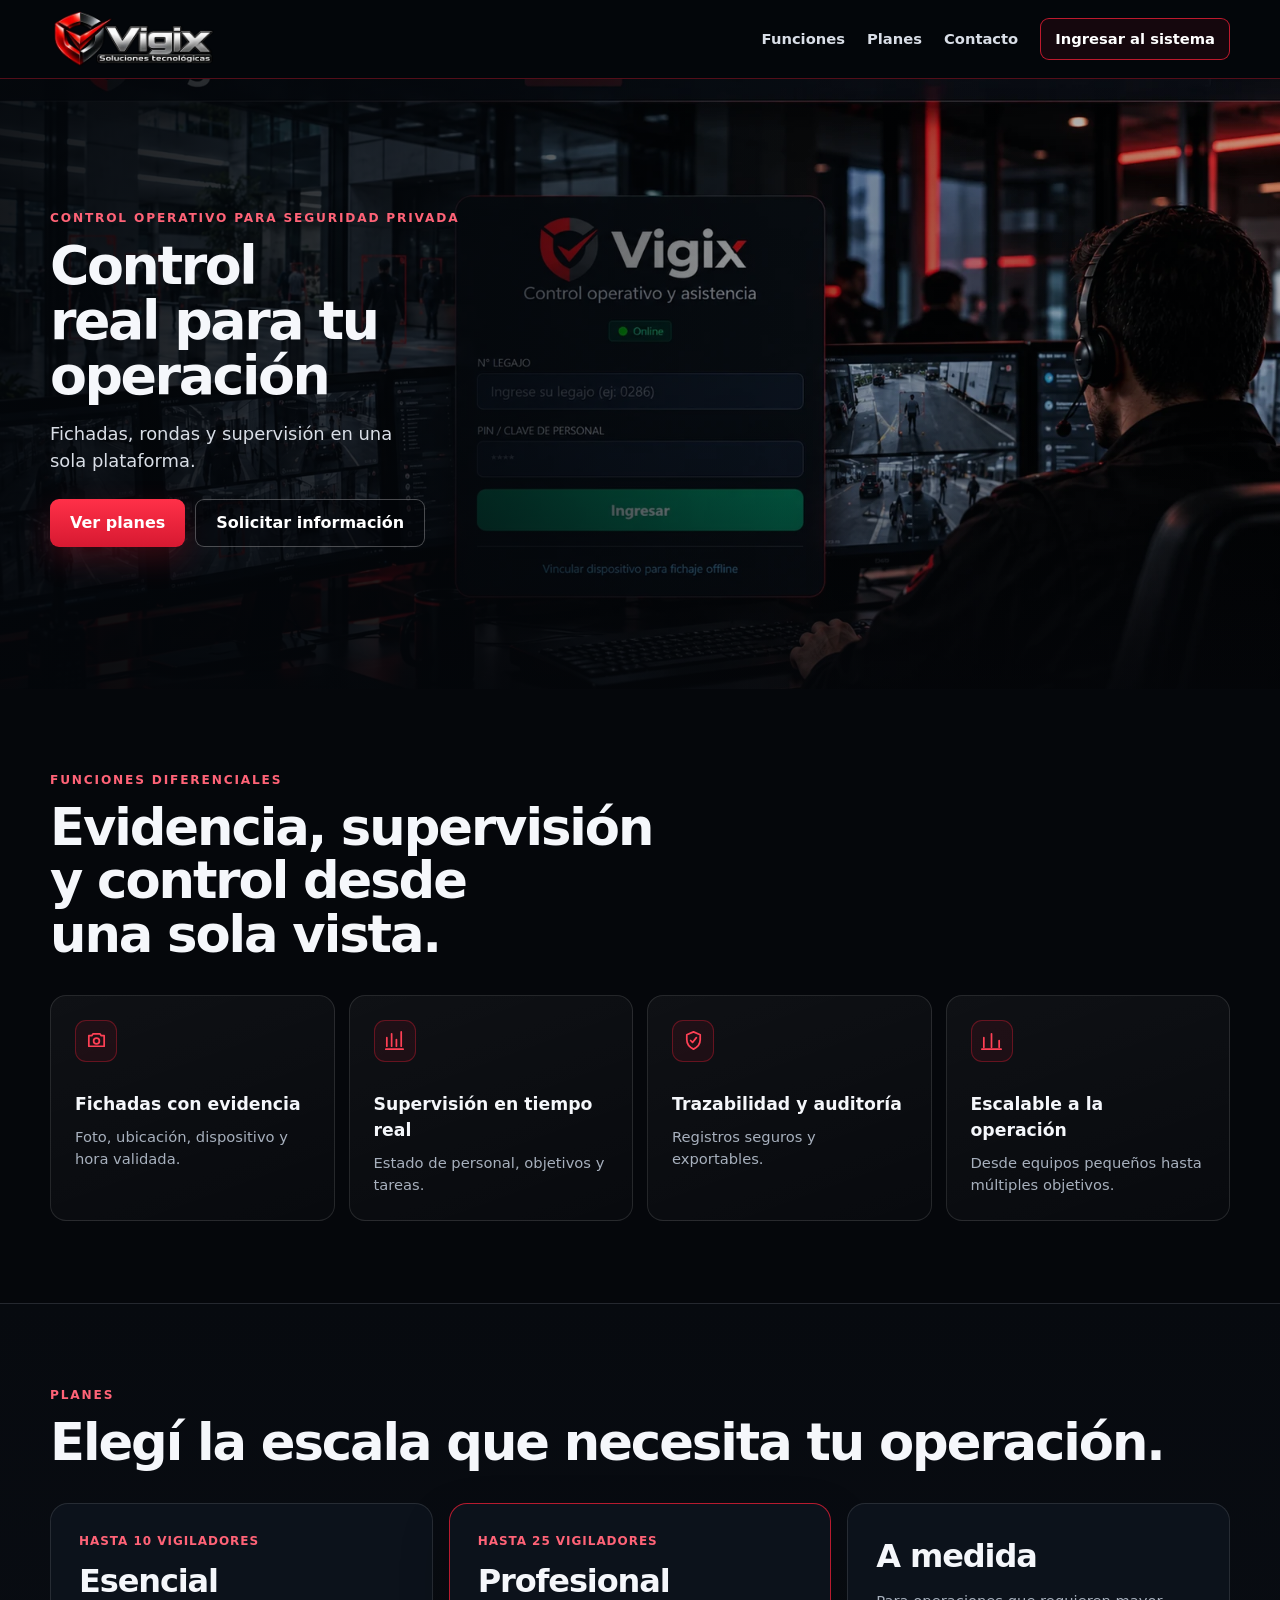
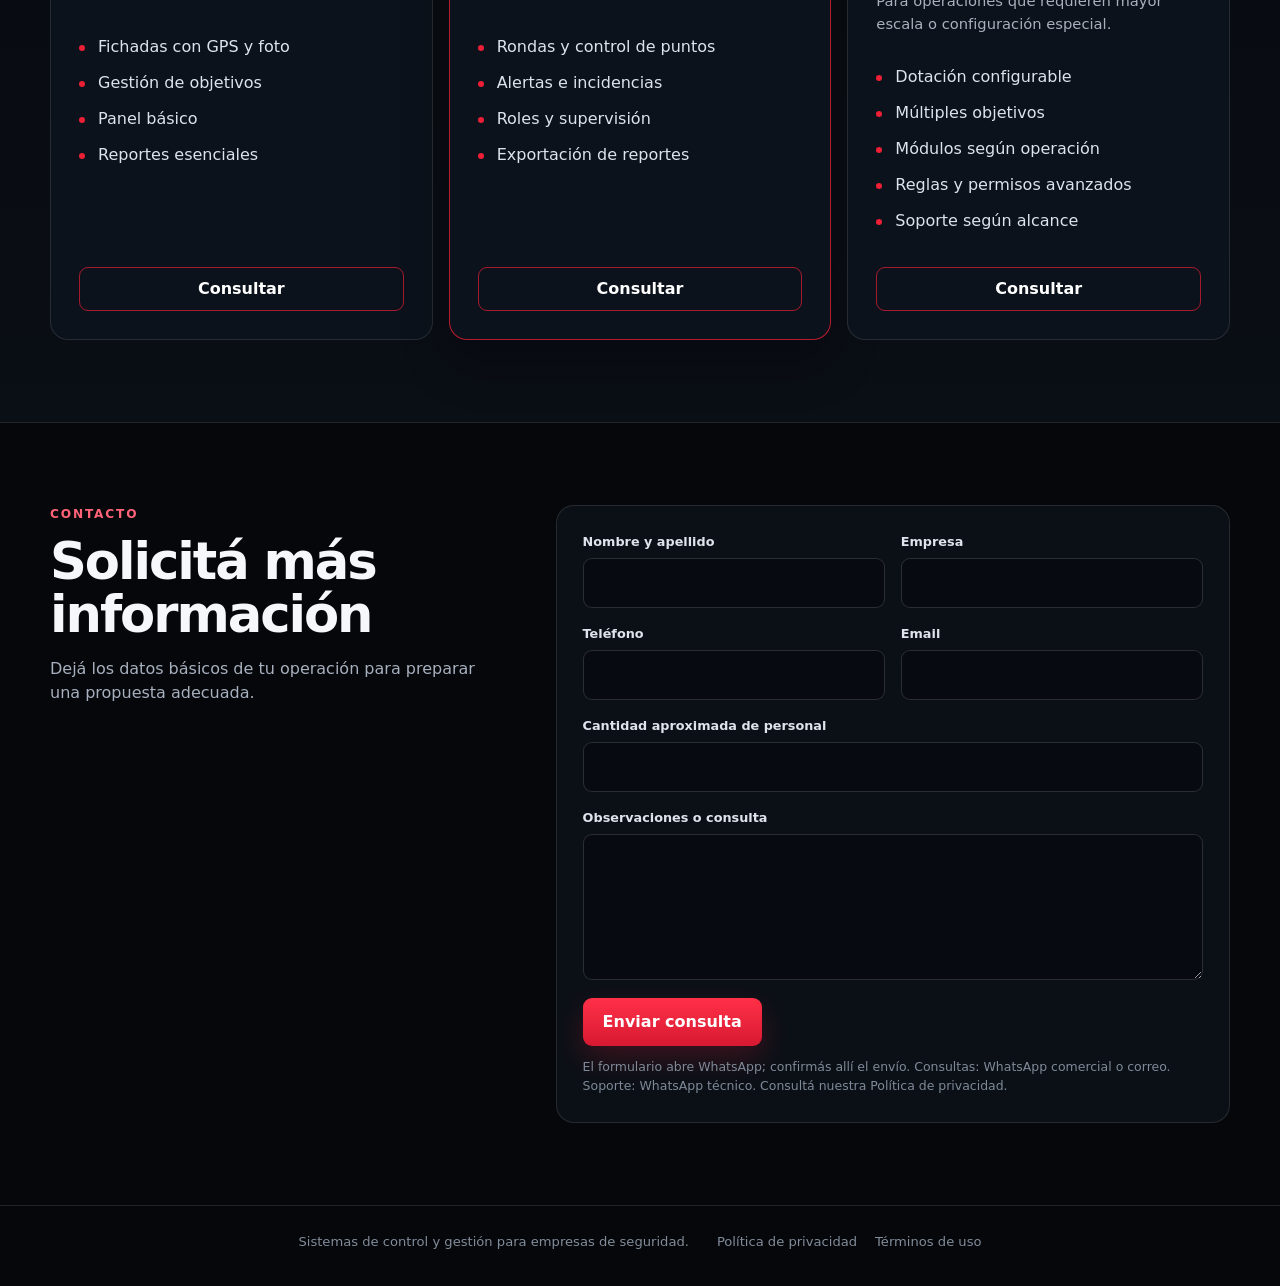
<file: index.html>
<!DOCTYPE html>
<html lang="es">
<head>
  <meta charset="UTF-8">
  <meta name="viewport" content="width=device-width, initial-scale=1.0">
  <link rel="icon" type="image/png" sizes="48x48" href="/favicon-48x48.png">
  <meta name="google-site-verification" content="Vl8Ej5B1y5JLxgMQrBharykDtYZNBj6i1WQ4OnN8KnM" />
  <meta name="description" content="Vigix: control operativo, fichadas, rondas y supervisión para empresas de seguridad.">
  <meta http-equiv="Content-Security-Policy" content="default-src 'self'; base-uri 'self'; object-src 'none'; script-src 'sha256-P+CGYl0GUxSD6ZIvPYnNi62AcBsF96UQ6gCn4JYcQKM=' 'sha256-ozTkfRlVlrBmF/CUFVtfAsmUMiMgXJsTEwLv4/WprPo='; style-src 'self'; img-src 'self' https://images.pexels.com; form-action 'self'; frame-ancestors 'none'">
  <link rel="canonical" href="https://vigix.com.ar/">
  <meta property="og:type" content="website">
  <meta property="og:site_name" content="Vigix">
  <meta property="og:locale" content="es_AR">
  <meta property="og:title" content="Vigix | Control operativo para empresas de seguridad">
  <meta property="og:description" content="Vigix: control operativo, fichadas, rondas y supervisión para empresas de seguridad.">
  <meta property="og:url" content="https://vigix.com.ar/">
  <meta property="og:image" content="https://vigix.com.ar/assets/vigix-logo-prod.webp">
  <meta name="twitter:card" content="summary">
  <meta name="twitter:title" content="Vigix | Control operativo para empresas de seguridad">
  <meta name="twitter:description" content="Vigix: control operativo, fichadas, rondas y supervisión para empresas de seguridad.">
  <meta name="twitter:image" content="https://vigix.com.ar/assets/vigix-logo-prod.webp">
  <script type="application/ld+json">{"@context":"https://schema.org","@type":"SoftwareApplication","name":"Vigix","url":"https://vigix.com.ar/","description":"Plataforma de control operativo para empresas de seguridad.","applicationCategory":"BusinessApplication","operatingSystem":"Web","publisher":{"@type":"Organization","name":"Vigix","url":"https://vigix.com.ar/","email":"vigix.soluciones@gmail.com"}}</script>
  <title>Vigix | Control operativo para empresas de seguridad</title>
  <link rel="stylesheet" href="landing.css">
</head>
<body>
  <header class="site-header">
    <div class="header-inner">
      <a class="brand" href="#inicio" aria-label="Vigix - Inicio">
        <img src="assets/vigix-logo-prod.webp" alt="Vigix">
      </a>

      <nav class="public-nav" aria-label="Navegación principal">
        <a href="#funciones">Funciones</a>
        <a href="#planes">Planes</a>
        <a href="#contacto">Contacto</a>
        <a class="system-link" href="https://vigix.com.ar/derivador/index.html">Ingresar al sistema</a>
      </nav>
    </div>
  </header>

  <main>
    <section id="inicio" class="hero" aria-labelledby="hero-title">
      <div class="hero-content">
        <p class="eyebrow">Control operativo para seguridad privada</p>
        <h1 id="hero-title">Control real para tu operación</h1>
        <p class="hero-subtitle">Fichadas, rondas y supervisión en una sola plataforma.</p>
        <div class="hero-actions">
          <a class="btn btn-primary" href="#planes">Ver planes</a>
          <a class="btn btn-secondary" href="#contacto">Solicitar información</a>
        </div>
      </div>
    </section>

    <section id="funciones" class="section" aria-labelledby="functions-title">
      <div class="section-heading">
        <p class="eyebrow">Funciones diferenciales</p>
        <h2 id="functions-title">Evidencia, supervisión y control desde una sola vista.</h2>
      </div>

      <div class="feature-grid">
        <article class="feature-card">
          <div class="icon" aria-hidden="true">
            <svg viewBox="0 0 24 24"><path d="M4 7h3l1.5-2h7L17 7h3v11H4z"/><circle cx="12" cy="12.5" r="3"/></svg>
          </div>
          <h3>Fichadas con evidencia</h3>
          <p>Foto, ubicación, dispositivo y hora validada.</p>
        </article>

        <article class="feature-card">
          <div class="icon" aria-hidden="true">
            <svg viewBox="0 0 24 24"><path d="M4 18V9m5 9V5m5 13v-7m5 7V3"/><path d="M3 21h18"/></svg>
          </div>
          <h3>Supervisión en tiempo real</h3>
          <p>Estado de personal, objetivos y tareas.</p>
        </article>

        <article class="feature-card">
          <div class="icon" aria-hidden="true">
            <svg viewBox="0 0 24 24"><path d="M12 3l7 3v5c0 4.8-2.8 8-7 10-4.2-2-7-5.2-7-10V6z"/><path d="M9 12l2 2 4-5"/></svg>
          </div>
          <h3>Trazabilidad y auditoría</h3>
          <p>Registros seguros y exportables.</p>
        </article>

        <article class="feature-card">
          <div class="icon" aria-hidden="true">
            <svg viewBox="0 0 24 24"><path d="M4 19V9m8 10V5m8 14v-7"/><path d="M2 21h20"/></svg>
          </div>
          <h3>Escalable a la operación</h3>
          <p>Desde equipos pequeños hasta múltiples objetivos.</p>
        </article>
      </div>
    </section>

    <section id="planes" class="section section-plans" aria-labelledby="plans-title">
      <div class="section-heading">
        <p class="eyebrow">Planes</p>
        <h2 id="plans-title">Elegí la escala que necesita tu operación.</h2>
      </div>

      <div class="plans-grid">
        <article class="plan-card">
          <div>
            <p class="plan-capacity">Hasta 10 vigiladores</p>
            <h3>Esencial</h3>
          </div>
          <ul>
            <li>Fichadas con GPS y foto</li>
            <li>Gestión de objetivos</li>
            <li>Panel básico</li>
            <li>Reportes esenciales</li>
          </ul>
          <a class="plan-link" href="#contacto">Consultar</a>
        </article>

        <article class="plan-card plan-featured">
          <div>
            <p class="plan-capacity">Hasta 25 vigiladores</p>
            <h3>Profesional</h3>
          </div>
          <ul>
            <li>Rondas y control de puntos</li>
            <li>Alertas e incidencias</li>
            <li>Roles y supervisión</li>
            <li>Exportación de reportes</li>
          </ul>
          <a class="plan-link" href="#contacto">Consultar</a>
        </article>

        <article class="plan-card">
          <div>
            <h3>A medida</h3>
            <p class="plan-summary">Para operaciones que requieren mayor escala o configuración especial.</p>
          </div>
          <ul>
            <li>Dotación configurable</li>
            <li>Múltiples objetivos</li>
            <li>Módulos según operación</li>
            <li>Reglas y permisos avanzados</li>
            <li>Soporte según alcance</li>
          </ul>
          <a class="plan-link" href="#contacto">Consultar</a>
        </article>
      </div>
    </section>

    <section id="contacto" class="section contact-section" aria-labelledby="contact-title">
      <div class="contact-copy">
        <p class="eyebrow">Contacto</p>
        <h2 id="contact-title">Solicitá más información</h2>
        <p>Dejá los datos básicos de tu operación para preparar una propuesta adecuada.</p>
      </div>

      <form class="contact-form" action="#" method="post">
        <div class="field-grid">
          <label>
            <span>Nombre y apellido</span>
            <input type="text" name="nombre" autocomplete="name" required>
          </label>
          <label>
            <span>Empresa</span>
            <input type="text" name="empresa" autocomplete="organization" required>
          </label>
          <label>
            <span>Teléfono</span>
            <input type="tel" name="telefono" autocomplete="tel">
          </label>
          <label>
            <span>Email</span>
            <input type="email" name="email" autocomplete="email" required>
          </label>
          <label class="full-width">
            <span>Cantidad aproximada de personal</span>
            <input type="number" name="personal" min="1" inputmode="numeric">
          </label>
          <label class="full-width">
            <span>Observaciones o consulta</span>
            <textarea name="consulta" rows="5"></textarea>
          </label>
        </div>
        <button class="btn btn-primary contact-submit" type="submit">Enviar consulta</button>
        <p class="form-note">El formulario abre WhatsApp; confirmás allí el envío. Consultas: <a href="https://wa.me/5491167083232">WhatsApp comercial</a> o <a href="mailto:vigix.soluciones@gmail.com">correo</a>. Soporte: <a href="https://wa.me/5491126127065">WhatsApp técnico</a>. Consultá nuestra <a href="privacidad.html">Política de privacidad</a>.</p>
      </form>
    </section>
  </main>

  <footer class="site-footer">
    <p>Sistemas de control y gestión para empresas de seguridad.</p>
    <div class="legal-placeholders" aria-label="Información legal">
      <a href="privacidad.html">Política de privacidad</a>
      <a href="terminos.html">Términos de uso</a>
    </div>
  </footer>
  <script>(()=>{const f=document.querySelector('.contact-form');if(!f)return;f.addEventListener('submit',e=>{e.preventDefault();if(!f.reportValidity())return;const d=new FormData(f);const items=[['Nombre',d.get('nombre')],['Empresa',d.get('empresa')],['Teléfono',d.get('telefono')],['Email',d.get('email')],['Personal',d.get('personal')],['Consulta',d.get('consulta')]];const body='Consulta comercial Vigix\n'+items.filter(x=>String(x[1]||'').trim()).map(x=>x[0]+': '+String(x[1]).trim()).join('\n');window.open('https://wa.me/5491167083232?text='+encodeURIComponent(body),'_blank','noopener,noreferrer');});})();</script>
</body>
</html>
</file>
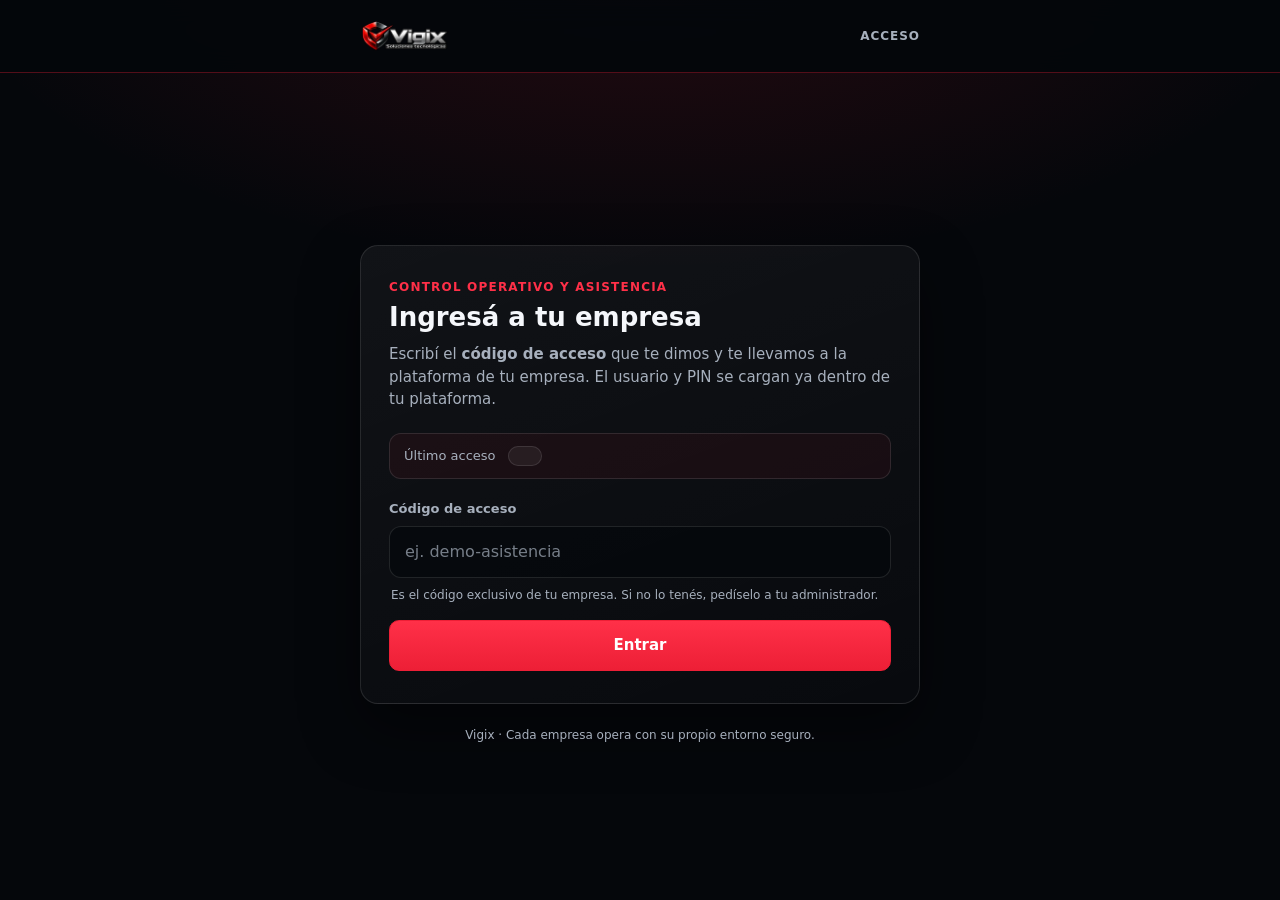
<file: derivador/index.html>
<!DOCTYPE html>
<html lang="es">
<head>
  <meta charset="UTF-8">
  <meta name="viewport" content="width=device-width, initial-scale=1.0">
  <link rel="icon" type="image/png" sizes="48x48" href="/favicon-48x48.png">
  <meta name="description" content="Acceso Vigix: ingresá el código de tu empresa y te llevamos a tu plataforma.">
  <meta http-equiv="Content-Security-Policy" content="default-src 'self'; base-uri 'self'; object-src 'none'; script-src 'self'; style-src 'self'; img-src 'self'; connect-src 'self'; form-action 'self'; frame-ancestors 'none'">
  <meta name="robots" content="noindex, follow">
  <title>Vigix | Acceso</title>
  <link rel="stylesheet" href="portal.css">
</head>
<body>
  <header class="site-header">
    <div class="header-inner">
      <a class="brand" href="#" aria-label="Vigix">
        <img src="assets/vigix-logo-prod.webp" alt="Vigix" width="120" height="34">
      </a>
      <span class="header-tag">Acceso</span>
    </div>
  </header>

  <main class="wrap">
    <section class="card" aria-labelledby="titulo">
      <p class="eyebrow">Control operativo y asistencia</p>
      <h1 id="titulo">Ingresá a tu empresa</h1>
      <p class="subtitle">Escribí el <strong>código de acceso</strong> que te dimos y te llevamos a la plataforma de tu empresa. El usuario y PIN se cargan ya dentro de tu plataforma.</p>

      <div class="ultima" id="ultima" hidden>
        <span class="ultima-label">Último acceso</span>
        <button type="button" class="btn btn-ghost" id="btn-ultima"></button>
      </div>

      <form id="form-portal" autocomplete="off" novalidate>
        <label class="field-label" for="codigo">Código de acceso</label>
        <input class="field" type="text" id="codigo" name="codigo" placeholder="ej. demo-asistencia" aria-describedby="ayuda" spellcheck="false" autocapitalize="off" inputmode="latin" maxlength="63">
        <p class="ayuda" id="ayuda">Es el código exclusivo de tu empresa. Si no lo tenés, pedíselo a tu administrador.</p>
        <button type="submit" class="btn btn-primary" id="btn-entrar">Entrar</button>
      </form>

      <p class="estado" id="estado" role="status" hidden></p>
    </section>

    <p class="foot">Vigix &middot; Cada empresa opera con su propio entorno seguro.</p>
  </main>

  <script src="portal.app.js" defer></script>
</body>
</html>
</file>
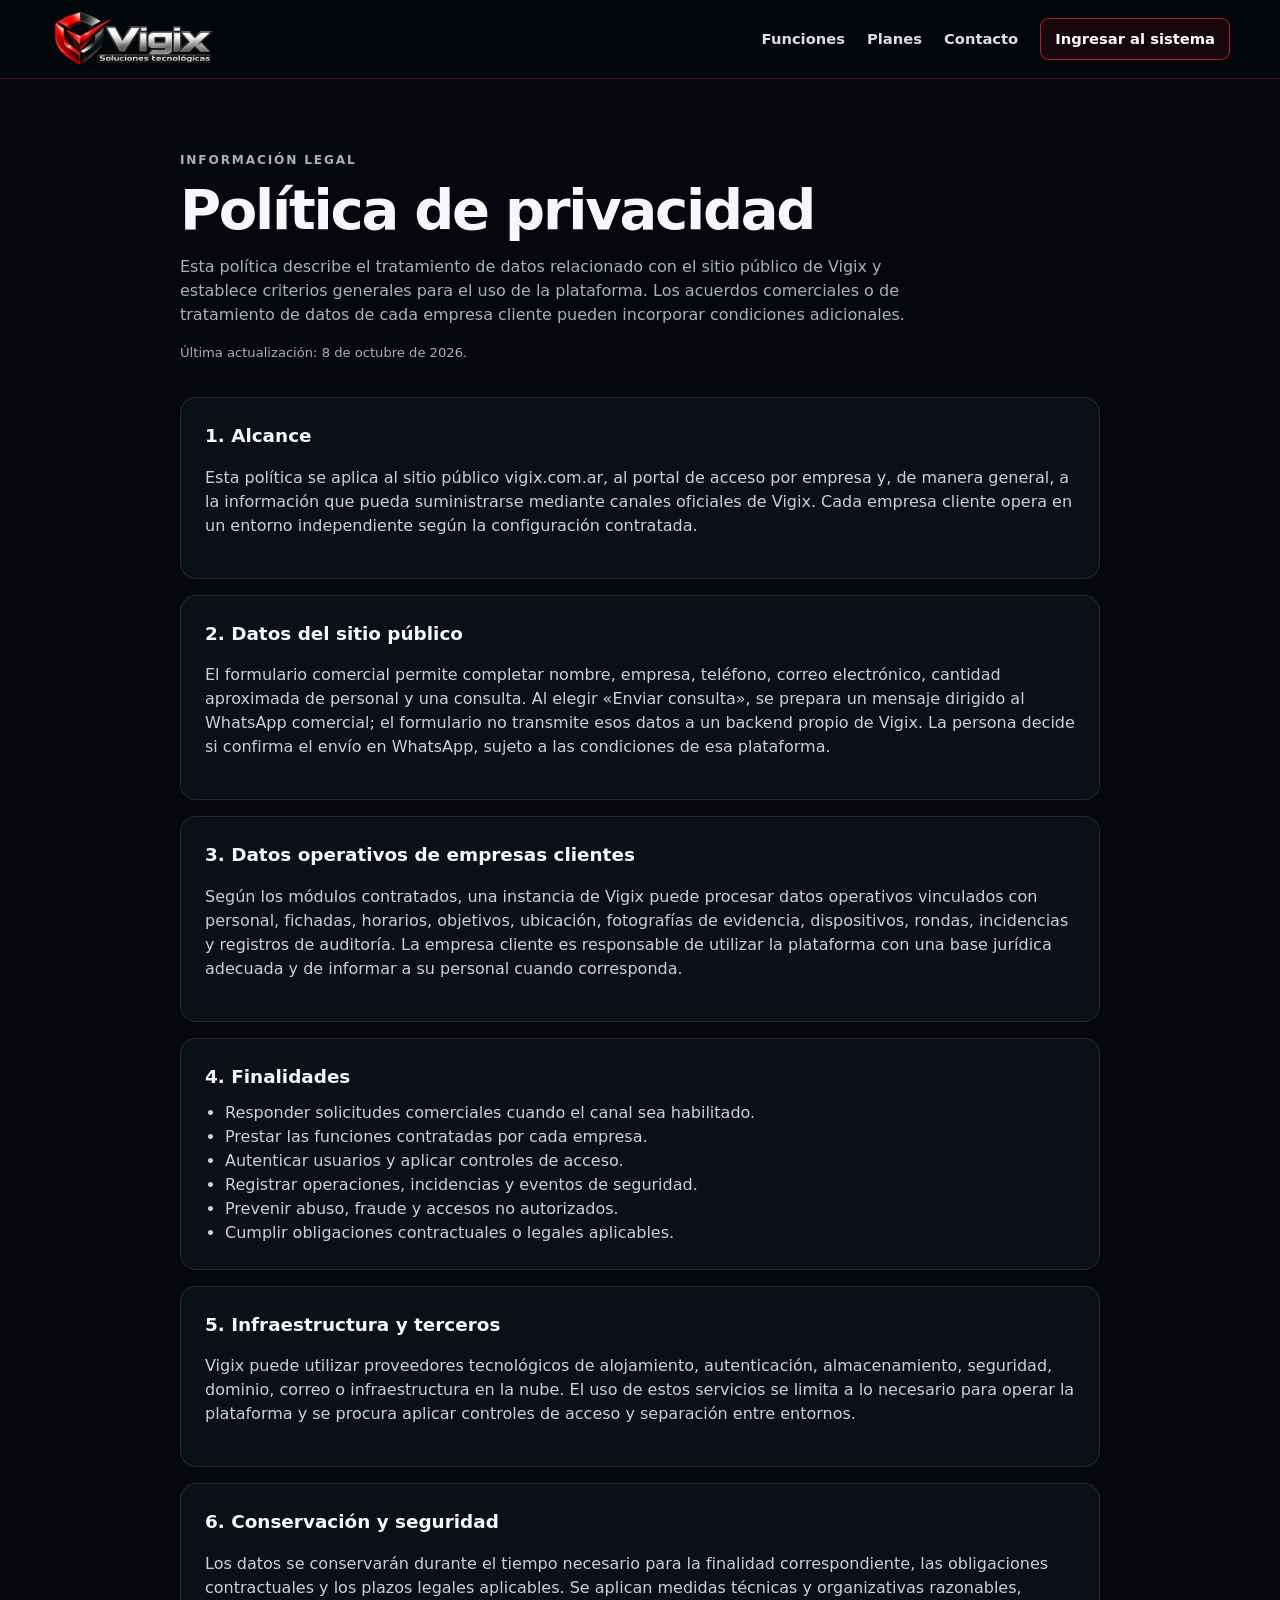
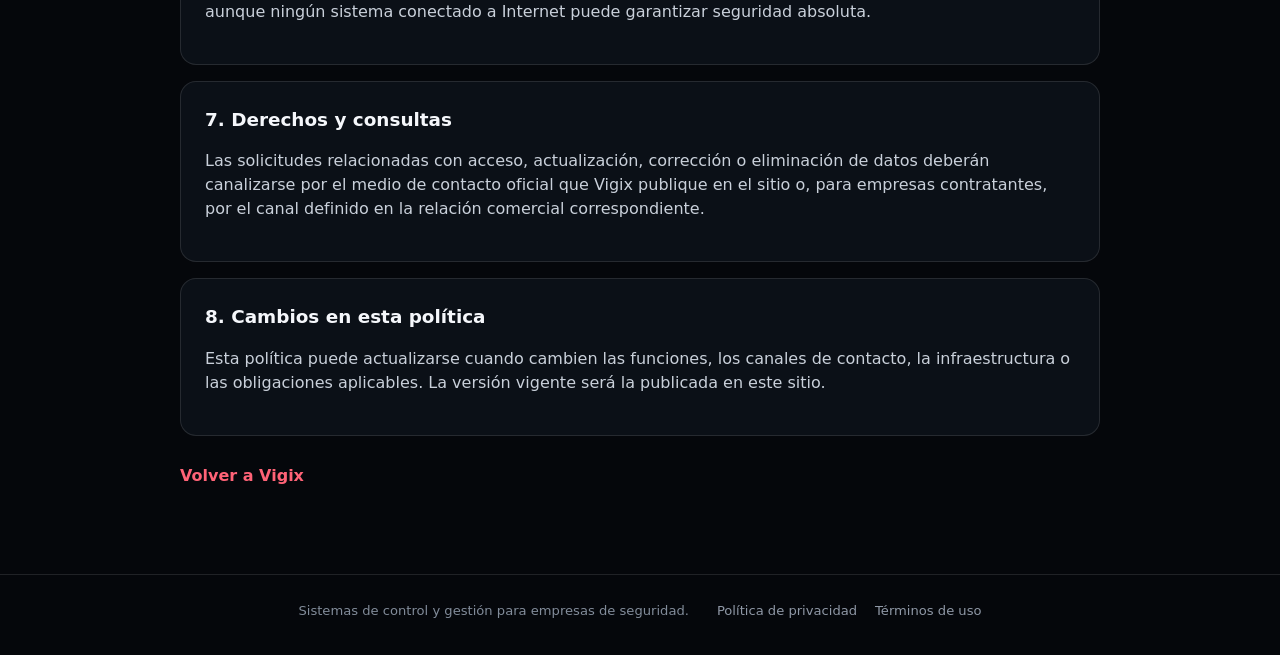
<file: privacidad.html>
<!DOCTYPE html>
<html lang="es">
<head>
  <meta charset="UTF-8">
  <meta name="viewport" content="width=device-width, initial-scale=1.0">
  <link rel="icon" type="image/png" sizes="48x48" href="/favicon-48x48.png">
  <meta name="description" content="Política de privacidad del sitio web de Vigix.">
  <meta http-equiv="Content-Security-Policy" content="default-src 'self'; base-uri 'self'; object-src 'none'; style-src 'self'; img-src 'self'; form-action 'self'; frame-ancestors 'none'">
  <link rel="canonical" href="https://vigix.com.ar/privacidad.html">
  <meta property="og:type" content="website">
  <meta property="og:site_name" content="Vigix">
  <meta property="og:locale" content="es_AR">
  <meta property="og:title" content="Política de privacidad | Vigix">
  <meta property="og:description" content="Política de privacidad del sitio web de Vigix.">
  <meta property="og:url" content="https://vigix.com.ar/privacidad.html">
  <meta property="og:image" content="https://vigix.com.ar/assets/vigix-logo-prod.webp">
  <meta name="twitter:card" content="summary">
  <meta name="twitter:title" content="Política de privacidad | Vigix">
  <meta name="twitter:description" content="Política de privacidad del sitio web de Vigix.">
  <meta name="twitter:image" content="https://vigix.com.ar/assets/vigix-logo-prod.webp">
  <title>Política de privacidad | Vigix</title>
  <link rel="stylesheet" href="landing.css">
  <link rel="stylesheet" href="legal.css">
</head>
<body>
  <header class="site-header">
    <div class="header-inner">
      <a class="brand" href="index.html" aria-label="Vigix - Inicio">
        <img src="assets/vigix-logo-prod.webp" alt="Vigix">
      </a>
      <nav class="public-nav" aria-label="Navegación principal">
        <a href="index.html#funciones">Funciones</a>
        <a href="index.html#planes">Planes</a>
        <a href="index.html#contacto">Contacto</a>
        <a class="system-link" href="derivador/index.html">Ingresar al sistema</a>
      </nav>
    </div>
  </header>

  <main class="legal-main">
    <div class="legal-intro">
      <p class="eyebrow">Información legal</p>
      <h1>Política de privacidad</h1>
      <p>Esta política describe el tratamiento de datos relacionado con el sitio público de Vigix y establece criterios generales para el uso de la plataforma. Los acuerdos comerciales o de tratamiento de datos de cada empresa cliente pueden incorporar condiciones adicionales.</p>
      <p class="legal-meta">Última actualización: 8 de octubre de 2026.</p>
    </div>

    <section class="legal-block">
      <h2>1. Alcance</h2>
      <p>Esta política se aplica al sitio público vigix.com.ar, al portal de acceso por empresa y, de manera general, a la información que pueda suministrarse mediante canales oficiales de Vigix. Cada empresa cliente opera en un entorno independiente según la configuración contratada.</p>
    </section>

    <section class="legal-block">
      <h2>2. Datos del sitio público</h2>
      <p>El formulario comercial permite completar nombre, empresa, teléfono, correo electrónico, cantidad aproximada de personal y una consulta. Al elegir «Enviar consulta», se prepara un mensaje dirigido al WhatsApp comercial; el formulario no transmite esos datos a un backend propio de Vigix. La persona decide si confirma el envío en WhatsApp, sujeto a las condiciones de esa plataforma.</p>
    </section>

    <section class="legal-block">
      <h2>3. Datos operativos de empresas clientes</h2>
      <p>Según los módulos contratados, una instancia de Vigix puede procesar datos operativos vinculados con personal, fichadas, horarios, objetivos, ubicación, fotografías de evidencia, dispositivos, rondas, incidencias y registros de auditoría. La empresa cliente es responsable de utilizar la plataforma con una base jurídica adecuada y de informar a su personal cuando corresponda.</p>
    </section>

    <section class="legal-block">
      <h2>4. Finalidades</h2>
      <ul>
        <li>Responder solicitudes comerciales cuando el canal sea habilitado.</li>
        <li>Prestar las funciones contratadas por cada empresa.</li>
        <li>Autenticar usuarios y aplicar controles de acceso.</li>
        <li>Registrar operaciones, incidencias y eventos de seguridad.</li>
        <li>Prevenir abuso, fraude y accesos no autorizados.</li>
        <li>Cumplir obligaciones contractuales o legales aplicables.</li>
      </ul>
    </section>

    <section class="legal-block">
      <h2>5. Infraestructura y terceros</h2>
      <p>Vigix puede utilizar proveedores tecnológicos de alojamiento, autenticación, almacenamiento, seguridad, dominio, correo o infraestructura en la nube. El uso de estos servicios se limita a lo necesario para operar la plataforma y se procura aplicar controles de acceso y separación entre entornos.</p>
    </section>

    <section class="legal-block">
      <h2>6. Conservación y seguridad</h2>
      <p>Los datos se conservarán durante el tiempo necesario para la finalidad correspondiente, las obligaciones contractuales y los plazos legales aplicables. Se aplican medidas técnicas y organizativas razonables, aunque ningún sistema conectado a Internet puede garantizar seguridad absoluta.</p>
    </section>

    <section class="legal-block">
      <h2>7. Derechos y consultas</h2>
      <p>Las solicitudes relacionadas con acceso, actualización, corrección o eliminación de datos deberán canalizarse por el medio de contacto oficial que Vigix publique en el sitio o, para empresas contratantes, por el canal definido en la relación comercial correspondiente.</p>
    </section>

    <section class="legal-block">
      <h2>8. Cambios en esta política</h2>
      <p>Esta política puede actualizarse cuando cambien las funciones, los canales de contacto, la infraestructura o las obligaciones aplicables. La versión vigente será la publicada en este sitio.</p>
    </section>

    <a class="legal-back" href="index.html">Volver a Vigix</a>
  </main>

  <footer class="site-footer">
    <p>Sistemas de control y gestión para empresas de seguridad.</p>
    <div class="legal-placeholders">
      <a href="privacidad.html">Política de privacidad</a>
      <a href="terminos.html">Términos de uso</a>
    </div>
  </footer>
</body>
</html>
</file>
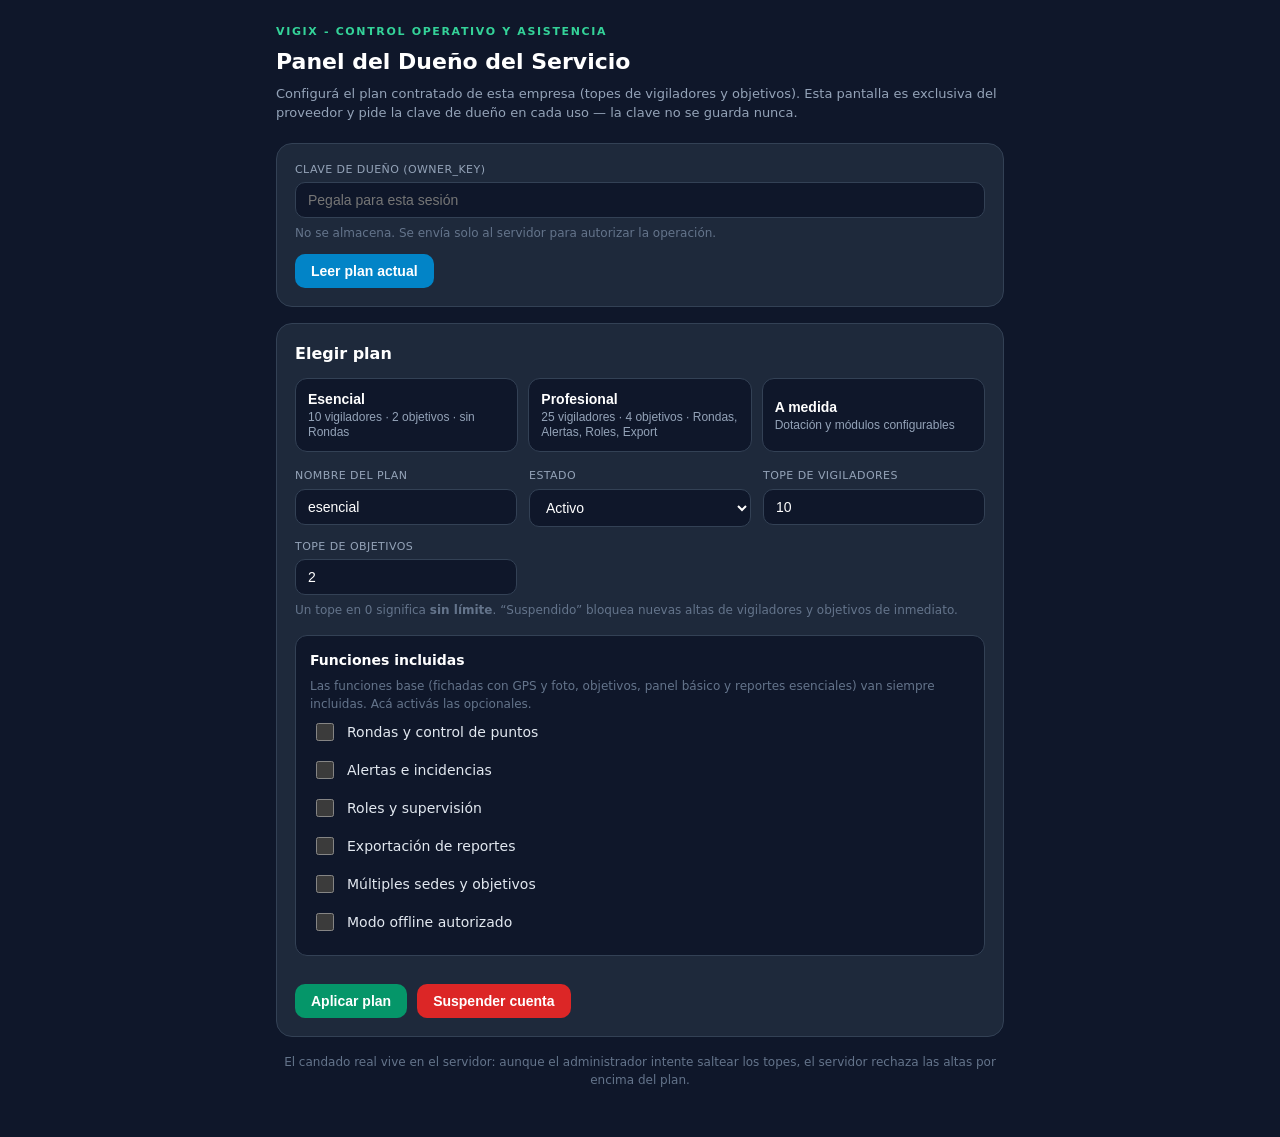
<file: super-admin.html>
<!DOCTYPE html>
<html lang="es">
<head>
  <meta charset="UTF-8">
  <meta name="viewport" content="width=device-width, initial-scale=1.0">
  <meta name="robots" content="noindex,nofollow,noarchive">
  <meta http-equiv="Content-Security-Policy" content="default-src 'none'; base-uri 'none'; form-action 'none'; img-src 'self' data:; style-src 'self'; script-src 'self'; connect-src https://mercosur-seguridad.micasa27822024.workers.dev; frame-ancestors 'none'">
  <title>Panel del Dueño · Planes Vigix</title>
  <link rel="icon" href="assets/vigix-logo.svg" type="image/svg+xml">
  <link rel="stylesheet" href="super-admin.css">
</head>
<body>
  <main class="wrap">
    <header class="hd">
      <span class="eyebrow">Vigix - Control operativo y asistencia</span>
      <h1>Panel del Dueño del Servicio</h1>
      <p class="sub">Configurá el plan contratado de esta empresa (topes de vigiladores y objetivos). Esta pantalla es exclusiva del proveedor y pide la clave de dueño en cada uso — la clave no se guarda nunca.</p>
    </header>

    <section class="card">
      <label class="lbl" for="ownerKey">Clave de dueño (OWNER_KEY)</label>
      <input id="ownerKey" type="password" autocomplete="off" placeholder="Pegala para esta sesión" class="inp">
      <p class="hint">No se almacena. Se envía solo al servidor para autorizar la operación.</p>
      <button id="btnLeer" type="button" class="btn btn-sky">Leer plan actual</button>
    </section>

    <section id="estado" class="card estado hidden"></section>

    <section class="card">
      <h2>Elegir plan</h2>
      <div class="planes">
        <button type="button" class="plan" data-nombre="esencial" data-vig="10" data-obj="2">
          <strong>Esencial</strong><span>10 vigiladores · 2 objetivos · sin Rondas</span>
        </button>
        <button type="button" class="plan" data-nombre="profesional" data-vig="25" data-obj="4">
          <strong>Profesional</strong><span>25 vigiladores · 4 objetivos · Rondas, Alertas, Roles, Export</span>
        </button>
        <button type="button" class="plan" data-nombre="custom" data-vig="" data-obj="">
          <strong>A medida</strong><span>Dotación y módulos configurables</span>
        </button>
      </div>

      <div class="grid2">
        <div>
          <label class="lbl" for="inpNombre">Nombre del plan</label>
          <input id="inpNombre" type="text" class="inp" value="esencial">
        </div>
        <div>
          <label class="lbl" for="inpEstado">Estado</label>
          <select id="inpEstado" class="inp">
            <option value="activo" selected>Activo</option>
            <option value="suspendido">Suspendido</option>
          </select>
        </div>
        <div>
          <label class="lbl" for="inpVig">Tope de vigiladores</label>
          <input id="inpVig" type="number" min="0" step="1" class="inp" value="10">
        </div>
        <div>
          <label class="lbl" for="inpObj">Tope de objetivos</label>
          <input id="inpObj" type="number" min="0" step="1" class="inp" value="2">
        </div>
      </div>
      <p class="hint">Un tope en 0 significa <strong>sin límite</strong>. “Suspendido” bloquea nuevas altas de vigiladores y objetivos de inmediato.</p>

      <div class="funciones">
        <h3>Funciones incluidas</h3>
        <p class="hint">Las funciones base (fichadas con GPS y foto, objetivos, panel básico y reportes esenciales) van siempre incluidas. Acá activás las opcionales.</p>
        <label class="chk"><input type="checkbox" id="fnRondas"><span>Rondas y control de puntos</span></label>
        <label class="chk"><input type="checkbox" id="fnAlertas"><span>Alertas e incidencias</span></label>
        <label class="chk"><input type="checkbox" id="fnRoles"><span>Roles y supervisión</span></label>
        <label class="chk"><input type="checkbox" id="fnExport"><span>Exportación de reportes</span></label>
        <label class="chk"><input type="checkbox" id="fnSedes"><span>Múltiples sedes y objetivos</span></label>
        <label class="chk"><input type="checkbox" id="fnOffline"><span>Modo offline autorizado</span></label>
      </div>

      <div class="acciones">
        <button id="btnAplicar" type="button" class="btn btn-emerald">Aplicar plan</button>
        <button id="btnSuspender" type="button" class="btn btn-red">Suspender cuenta</button>
      </div>
    </section>

    <section id="msg" class="msg hidden"></section>
    <footer class="ft">El candado real vive en el servidor: aunque el administrador intente saltear los topes, el servidor rechaza las altas por encima del plan.</footer>
  </main>
  <script src="super-admin.app.js"></script>
</body>
</html>
</file>
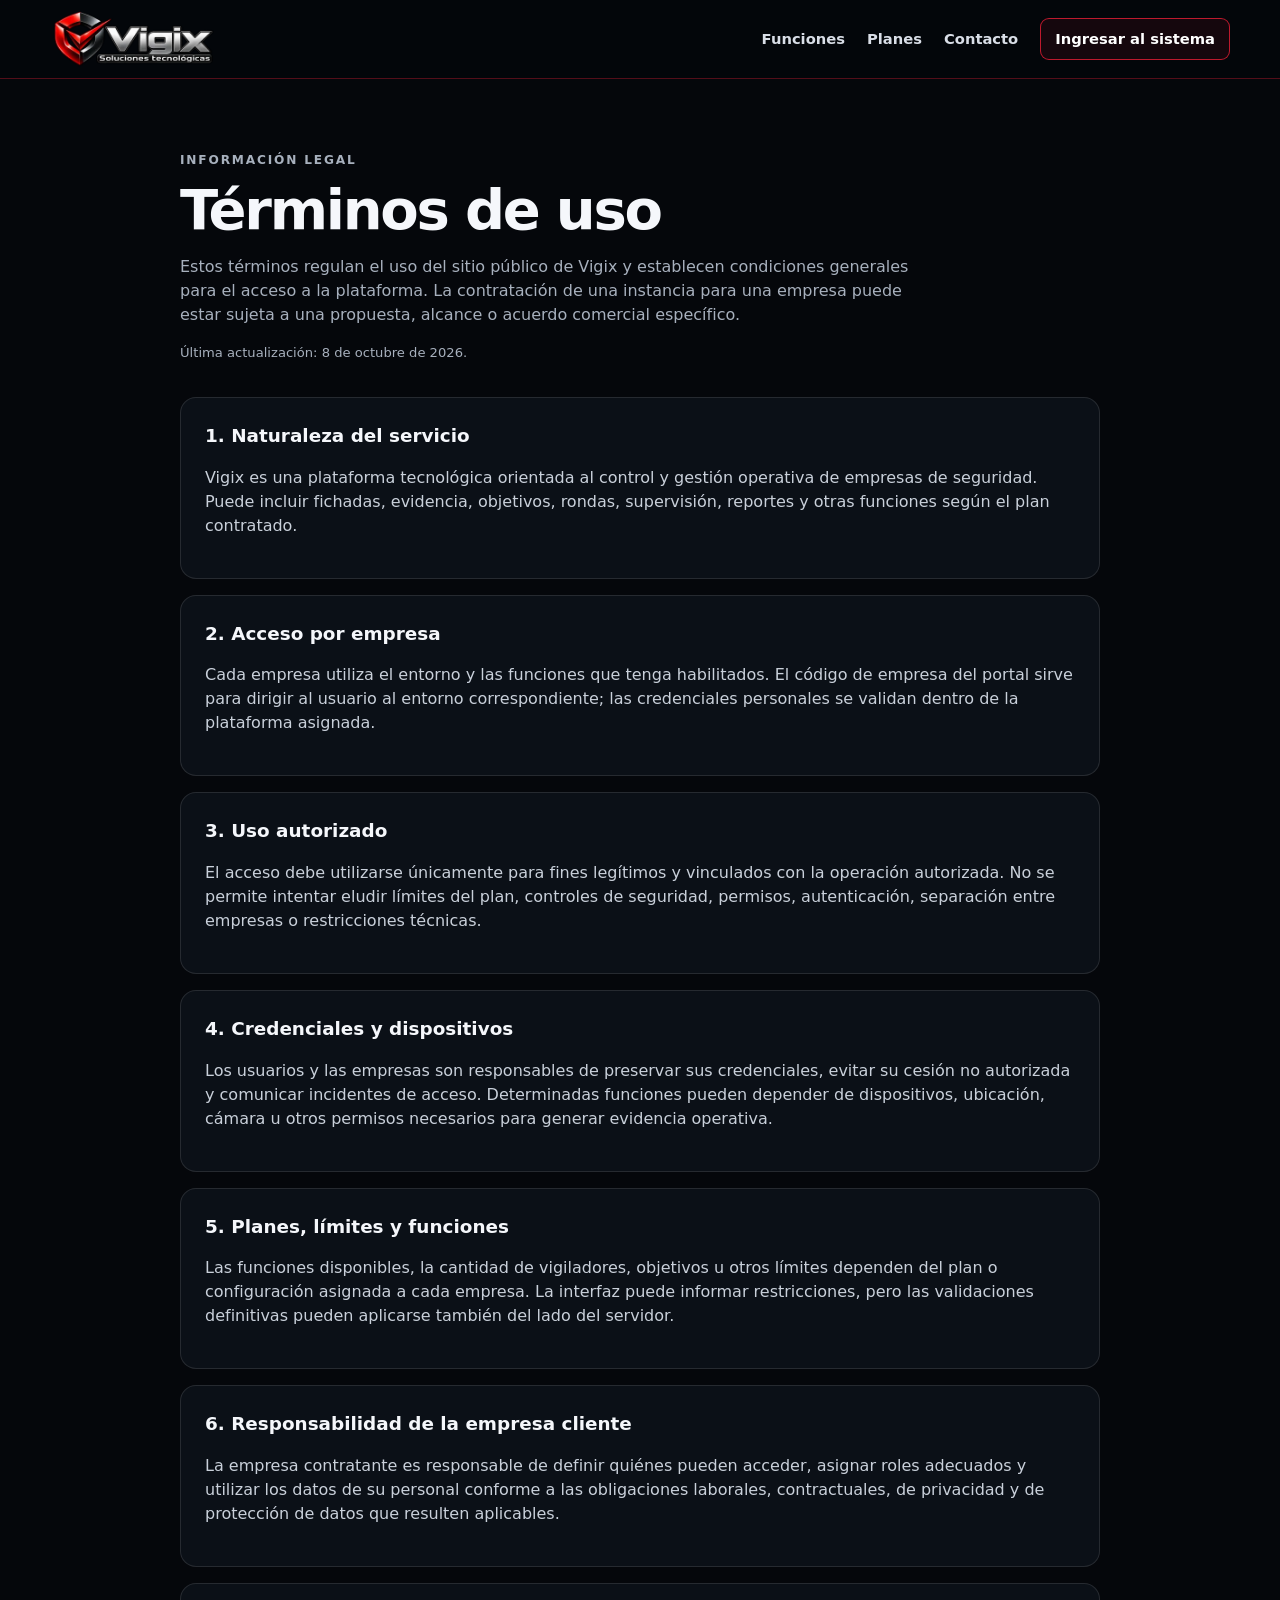
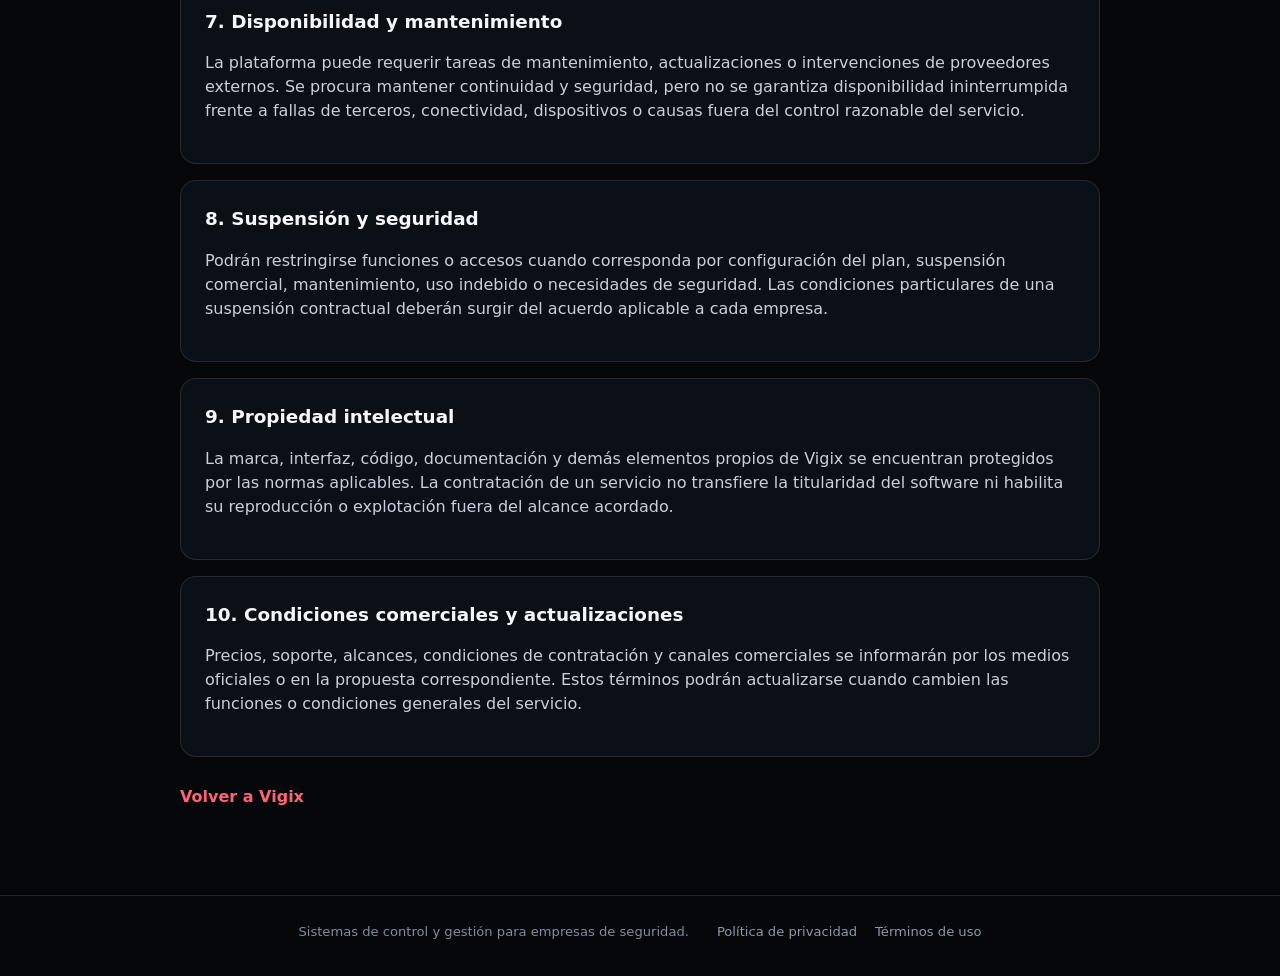
<file: terminos.html>
<!DOCTYPE html>
<html lang="es">
<head>
  <meta charset="UTF-8">
  <meta name="viewport" content="width=device-width, initial-scale=1.0">
  <link rel="icon" type="image/png" sizes="48x48" href="/favicon-48x48.png">
  <meta name="description" content="Términos de uso del sitio web y plataforma Vigix.">
  <meta http-equiv="Content-Security-Policy" content="default-src 'self'; base-uri 'self'; object-src 'none'; style-src 'self'; img-src 'self'; form-action 'self'; frame-ancestors 'none'">
  <link rel="canonical" href="https://vigix.com.ar/terminos.html">
  <meta property="og:type" content="website">
  <meta property="og:site_name" content="Vigix">
  <meta property="og:locale" content="es_AR">
  <meta property="og:title" content="Términos de uso | Vigix">
  <meta property="og:description" content="Términos de uso del sitio web y plataforma Vigix.">
  <meta property="og:url" content="https://vigix.com.ar/terminos.html">
  <meta property="og:image" content="https://vigix.com.ar/assets/vigix-logo-prod.webp">
  <meta name="twitter:card" content="summary">
  <meta name="twitter:title" content="Términos de uso | Vigix">
  <meta name="twitter:description" content="Términos de uso del sitio web y plataforma Vigix.">
  <meta name="twitter:image" content="https://vigix.com.ar/assets/vigix-logo-prod.webp">
  <title>Términos de uso | Vigix</title>
  <link rel="stylesheet" href="landing.css">
  <link rel="stylesheet" href="legal.css">
</head>
<body>
  <header class="site-header">
    <div class="header-inner">
      <a class="brand" href="index.html" aria-label="Vigix - Inicio">
        <img src="assets/vigix-logo-prod.webp" alt="Vigix">
      </a>
      <nav class="public-nav" aria-label="Navegación principal">
        <a href="index.html#funciones">Funciones</a>
        <a href="index.html#planes">Planes</a>
        <a href="index.html#contacto">Contacto</a>
        <a class="system-link" href="derivador/index.html">Ingresar al sistema</a>
      </nav>
    </div>
  </header>

  <main class="legal-main">
    <div class="legal-intro">
      <p class="eyebrow">Información legal</p>
      <h1>Términos de uso</h1>
      <p>Estos términos regulan el uso del sitio público de Vigix y establecen condiciones generales para el acceso a la plataforma. La contratación de una instancia para una empresa puede estar sujeta a una propuesta, alcance o acuerdo comercial específico.</p>
      <p class="legal-meta">Última actualización: 8 de octubre de 2026.</p>
    </div>

    <section class="legal-block">
      <h2>1. Naturaleza del servicio</h2>
      <p>Vigix es una plataforma tecnológica orientada al control y gestión operativa de empresas de seguridad. Puede incluir fichadas, evidencia, objetivos, rondas, supervisión, reportes y otras funciones según el plan contratado.</p>
    </section>

    <section class="legal-block">
      <h2>2. Acceso por empresa</h2>
      <p>Cada empresa utiliza el entorno y las funciones que tenga habilitados. El código de empresa del portal sirve para dirigir al usuario al entorno correspondiente; las credenciales personales se validan dentro de la plataforma asignada.</p>
    </section>

    <section class="legal-block">
      <h2>3. Uso autorizado</h2>
      <p>El acceso debe utilizarse únicamente para fines legítimos y vinculados con la operación autorizada. No se permite intentar eludir límites del plan, controles de seguridad, permisos, autenticación, separación entre empresas o restricciones técnicas.</p>
    </section>

    <section class="legal-block">
      <h2>4. Credenciales y dispositivos</h2>
      <p>Los usuarios y las empresas son responsables de preservar sus credenciales, evitar su cesión no autorizada y comunicar incidentes de acceso. Determinadas funciones pueden depender de dispositivos, ubicación, cámara u otros permisos necesarios para generar evidencia operativa.</p>
    </section>

    <section class="legal-block">
      <h2>5. Planes, límites y funciones</h2>
      <p>Las funciones disponibles, la cantidad de vigiladores, objetivos u otros límites dependen del plan o configuración asignada a cada empresa. La interfaz puede informar restricciones, pero las validaciones definitivas pueden aplicarse también del lado del servidor.</p>
    </section>

    <section class="legal-block">
      <h2>6. Responsabilidad de la empresa cliente</h2>
      <p>La empresa contratante es responsable de definir quiénes pueden acceder, asignar roles adecuados y utilizar los datos de su personal conforme a las obligaciones laborales, contractuales, de privacidad y de protección de datos que resulten aplicables.</p>
    </section>

    <section class="legal-block">
      <h2>7. Disponibilidad y mantenimiento</h2>
      <p>La plataforma puede requerir tareas de mantenimiento, actualizaciones o intervenciones de proveedores externos. Se procura mantener continuidad y seguridad, pero no se garantiza disponibilidad ininterrumpida frente a fallas de terceros, conectividad, dispositivos o causas fuera del control razonable del servicio.</p>
    </section>

    <section class="legal-block">
      <h2>8. Suspensión y seguridad</h2>
      <p>Podrán restringirse funciones o accesos cuando corresponda por configuración del plan, suspensión comercial, mantenimiento, uso indebido o necesidades de seguridad. Las condiciones particulares de una suspensión contractual deberán surgir del acuerdo aplicable a cada empresa.</p>
    </section>

    <section class="legal-block">
      <h2>9. Propiedad intelectual</h2>
      <p>La marca, interfaz, código, documentación y demás elementos propios de Vigix se encuentran protegidos por las normas aplicables. La contratación de un servicio no transfiere la titularidad del software ni habilita su reproducción o explotación fuera del alcance acordado.</p>
    </section>

    <section class="legal-block">
      <h2>10. Condiciones comerciales y actualizaciones</h2>
      <p>Precios, soporte, alcances, condiciones de contratación y canales comerciales se informarán por los medios oficiales o en la propuesta correspondiente. Estos términos podrán actualizarse cuando cambien las funciones o condiciones generales del servicio.</p>
    </section>

    <a class="legal-back" href="index.html">Volver a Vigix</a>
  </main>

  <footer class="site-footer">
    <p>Sistemas de control y gestión para empresas de seguridad.</p>
    <div class="legal-placeholders">
      <a href="privacidad.html">Política de privacidad</a>
      <a href="terminos.html">Términos de uso</a>
    </div>
  </footer>
</body>
</html>
</file>
<file: landing.css>
:root{
  color-scheme:dark;
  --bg:#05070b;
  --surface:#0b1017;
  --surface-2:#101722;
  --text:#f5f7fb;
  --muted:#a7b0bd;
  --line:rgba(255,255,255,.11);
  --red:#ed1f36;
  --red-bright:#ff3048;
  --max:1180px;
}

*{box-sizing:border-box}

html{
  scroll-behavior:smooth;
  scroll-padding-top:88px;
}

body{
  margin:0;
  overflow-x:hidden;
  font-family:Inter,ui-sans-serif,system-ui,-apple-system,"Segoe UI",Roboto,Arial,sans-serif;
  background:var(--bg);
  color:var(--text);
  line-height:1.5;
}

a{color:inherit;text-decoration:none}
img{display:block;max-width:100%}
button,input,textarea{font:inherit}

.site-header{
  position:sticky;
  top:0;
  z-index:100;
  background:rgba(4,7,11,.94);
  border-bottom:1px solid rgba(237,31,54,.34);
  backdrop-filter:blur(14px);
  -webkit-backdrop-filter:blur(14px);
}

.header-inner{
  width:min(var(--max),calc(100% - 40px));
  min-height:78px;
  margin:0 auto;
  display:flex;
  align-items:center;
  justify-content:space-between;
  gap:28px;
}

.brand{
  flex:0 0 auto;
  display:flex;
  align-items:center;
}

.brand img{
  width:186px;
  height:56px;
  object-fit:contain;
  object-position:left center;
}

.public-nav{
  display:flex;
  align-items:center;
  justify-content:flex-end;
  gap:22px;
  font-size:.92rem;
  font-weight:700;
}

.public-nav>a:not(.system-link){
  color:#d9dee7;
}

.public-nav>a:not(.system-link):hover{
  color:#fff;
}

.system-link{
  padding:9px 14px;
  border:1px solid rgba(237,31,54,.78);
  border-radius:9px;
  background:rgba(237,31,54,.08);
  color:#fff;
}

.system-link:hover{
  background:rgba(237,31,54,.16);
}

.hero{
  min-height:610px;
  position:relative;
  display:flex;
  align-items:center;
  isolation:isolate;
  background:
    linear-gradient(90deg,rgba(3,6,10,.92) 0%,rgba(3,6,10,.73) 36%,rgba(3,6,10,.34) 61%,rgba(3,6,10,.18) 100%),
    linear-gradient(180deg,rgba(0,0,0,.05) 55%,rgba(5,7,11,.72) 100%),
    url("assets/vigix-bg-prod.webp")
    center/cover no-repeat;
}

.hero-content{
  width:min(var(--max),calc(100% - 40px));
  margin:0 auto;
  padding:72px 0 84px;
}

.eyebrow{
  margin:0 0 12px;
  color:#ff6377;
  font-size:.76rem;
  font-weight:800;
  letter-spacing:.15em;
  text-transform:uppercase;
}

.hero h1{
  max-width:340px;
  margin:0;
  font-size:clamp(2.55rem,4.2vw,3.7rem);
  line-height:1.02;
  letter-spacing:-.045em;
  text-wrap:balance;
}

.hero-subtitle{
  max-width:360px;
  margin:18px 0 0;
  color:#d9dee6;
  font-size:clamp(1rem,1.5vw,1.12rem);
}

.hero-actions{
  display:flex;
  flex-wrap:wrap;
  gap:10px;
  margin-top:24px;
}

.btn{
  min-height:48px;
  padding:0 20px;
  display:inline-flex;
  align-items:center;
  justify-content:center;
  border:0;
  border-radius:9px;
  font-weight:800;
  cursor:pointer;
  transition:transform .18s ease,filter .18s ease,background .18s ease;
}

.btn-primary{
  background:linear-gradient(180deg,var(--red-bright),#d71931);
  color:#fff;
  box-shadow:0 12px 30px rgba(237,31,54,.22);
}

.btn-primary:not(:disabled):hover{
  transform:translateY(-1px);
  filter:brightness(1.06);
}

.btn-secondary{
  border:1px solid rgba(255,255,255,.28);
  background:rgba(3,6,10,.48);
  color:#fff;
}

.btn-secondary:hover{
  background:rgba(255,255,255,.07);
  border-color:rgba(255,255,255,.48);
}

.section{
  width:min(var(--max),calc(100% - 40px));
  margin:0 auto;
  padding:82px 0;
}

.section-heading{
  max-width:700px;
  margin-bottom:34px;
}

.section-heading h2,
.contact-copy h2{
  margin:0;
  font-size:clamp(2rem,4vw,3.35rem);
  line-height:1.04;
  letter-spacing:-.04em;
  text-wrap:balance;
}

.feature-grid{
  display:grid;
  grid-template-columns:repeat(4,minmax(0,1fr));
  gap:14px;
}

.feature-card{
  min-height:210px;
  padding:24px;
  border:1px solid var(--line);
  border-radius:16px;
  background:linear-gradient(160deg,rgba(255,255,255,.045),rgba(255,255,255,.015));
}

.icon{
  width:42px;
  height:42px;
  display:grid;
  place-items:center;
  border:1px solid rgba(237,31,54,.35);
  border-radius:11px;
  background:rgba(237,31,54,.08);
}

.icon svg{
  width:23px;
  height:23px;
  fill:none;
  stroke:#ff4055;
  stroke-width:1.8;
  stroke-linecap:round;
  stroke-linejoin:round;
}

.feature-card h3{
  margin:30px 0 8px;
  font-size:1.08rem;
}

.feature-card p{
  margin:0;
  color:var(--muted);
  font-size:.92rem;
}

.section-plans{
  width:100%;
  max-width:none;
  padding-left:max(20px,calc((100vw - var(--max))/2));
  padding-right:max(20px,calc((100vw - var(--max))/2));
  background:linear-gradient(180deg,#070a0f,#0a0e15);
  border-block:1px solid var(--line);
}

.section-plans .section-heading{
  max-width:var(--max);
}

.plans-grid{
  display:grid;
  grid-template-columns:repeat(3,minmax(0,1fr));
  gap:16px;
}

.plan-card{
  min-height:390px;
  padding:28px;
  display:flex;
  flex-direction:column;
  border:1px solid var(--line);
  border-radius:18px;
  background:#0c121b;
}

.plan-featured{
  border-color:rgba(237,31,54,.76);
  box-shadow:0 22px 50px rgba(0,0,0,.24);
}

.plan-capacity{
  margin:0 0 7px;
  color:#ff6377;
  font-size:.75rem;
  font-weight:800;
  letter-spacing:.08em;
  text-transform:uppercase;
}

.plan-card h3{
  margin:0;
  font-size:2rem;
  letter-spacing:-.035em;
}

.plan-summary{
  max-width:320px;
  margin:10px 0 0;
  color:var(--muted);
  font-size:.92rem;
}

.plan-card ul{
  margin:30px 0 34px;
  padding:0;
  list-style:none;
  display:grid;
  gap:12px;
  color:#dde3ec;
}

.plan-card li{
  position:relative;
  padding-left:19px;
}

.plan-card li::before{
  content:"";
  position:absolute;
  left:0;
  top:.62em;
  width:6px;
  height:6px;
  border-radius:50%;
  background:var(--red);
}

.plan-link{
  margin-top:auto;
  min-height:44px;
  display:flex;
  align-items:center;
  justify-content:center;
  border:1px solid rgba(237,31,54,.68);
  border-radius:9px;
  color:#fff;
  font-weight:800;
}

.plan-link:hover{
  background:rgba(237,31,54,.10);
}

.contact-section{
  display:grid;
  grid-template-columns:minmax(0,.8fr) minmax(0,1.2fr);
  gap:56px;
  align-items:start;
}

.contact-copy>p:last-child{
  max-width:460px;
  margin:16px 0 0;
  color:var(--muted);
}

.contact-form{
  padding:26px;
  border:1px solid var(--line);
  border-radius:18px;
  background:var(--surface);
}

.field-grid{
  display:grid;
  grid-template-columns:repeat(2,minmax(0,1fr));
  gap:16px;
}

.field-grid label{
  display:grid;
  gap:7px;
}

.field-grid label>span{
  color:#dfe4ec;
  font-size:.8rem;
  font-weight:700;
}

.full-width{
  grid-column:1/-1;
}

input,
textarea{
  width:100%;
  border:1px solid rgba(255,255,255,.14);
  border-radius:9px;
  background:#070b11;
  color:#fff;
  padding:12px 13px;
  outline:none;
}

input:focus,
textarea:focus{
  border-color:rgba(237,31,54,.88);
  box-shadow:0 0 0 3px rgba(237,31,54,.11);
}

textarea{
  resize:vertical;
}

.contact-submit{
  margin-top:18px;
}

.contact-submit:disabled{
  opacity:.58;
  cursor:not-allowed;
  box-shadow:none;
}

.form-note{
  margin:12px 0 0;
  color:#7f8997;
  font-size:.78rem;
}

.site-footer{
  padding:26px 20px 34px;
  display:flex;
  align-items:center;
  justify-content:center;
  flex-wrap:wrap;
  gap:10px 28px;
  border-top:1px solid var(--line);
  color:#828c9a;
  font-size:.82rem;
  text-align:center;
}

.site-footer p{
  margin:0;
}

.legal-placeholders{
  display:flex;
  flex-wrap:wrap;
  justify-content:center;
  gap:18px;
}

.legal-placeholders span{
  color:#6f7885;
}

@media(max-width:980px){
  .public-nav{gap:14px}
  .feature-grid{grid-template-columns:repeat(2,minmax(0,1fr))}
  .plans-grid{grid-template-columns:1fr}
  .plan-card{min-height:auto}
  .contact-section{grid-template-columns:1fr;gap:34px}
}

@media(max-width:760px){
  /* Mobile overflow guard */
  html,
  body{
    width:100%;
    max-width:100%;
    overflow-x:hidden;
  }

  .site-header,
  main,
  .hero,
  .section,
  .section-plans,
  .site-footer{
    max-width:100%;
  }

  .header-inner,
  .public-nav,
  .hero-content,
  .hero-actions,
  .feature-grid,
  .plans-grid,
  .contact-section,
  .contact-form,
  .field-grid,
  .feature-card,
  .plan-card{
    min-width:0;
    max-width:100%;
  }

  .public-nav a,
  .btn,
  input,
  textarea{
    min-width:0;
    max-width:100%;
  }

  html{scroll-padding-top:130px}

  .header-inner{
    width:min(var(--max),calc(100% - 28px));
    min-height:auto;
    padding:10px 0 11px;
    flex-direction:column;
    align-items:flex-start;
    gap:8px;
  }

  .brand img{
    width:156px;
    height:46px;
  }

  .public-nav{
    width:100%;
    display:grid;
    grid-template-columns:repeat(4,minmax(0,1fr));
    gap:6px;
    font-size:.76rem;
  }

  .public-nav a{
    min-height:36px;
    display:flex;
    align-items:center;
    justify-content:center;
    text-align:center;
    border-radius:7px;
  }

  .public-nav>a:not(.system-link){
    background:rgba(255,255,255,.035);
  }

  .system-link{
    padding:6px 8px;
  }

  .hero{
    min-height:550px;
    background-position:18% center;
  }

  .hero-content{
    width:calc(100% - 30px);
    padding:54px 0 64px;
  }

  .hero h1{
    max-width:310px;
    font-size:clamp(2.25rem,10.5vw,3rem);
    line-height:1.04;
  }

  .hero-subtitle{
    max-width:320px;
    margin-top:16px;
  }

  .hero-actions{
    display:grid;
    grid-template-columns:1fr 1fr;
  }

  .section{
    width:calc(100% - 30px);
    padding:60px 0;
  }

  .section-plans{
    width:100%;
    padding-left:15px;
    padding-right:15px;
  }

  .feature-grid{
    grid-template-columns:1fr;
  }

  .feature-card{
    min-height:170px;
  }

  .field-grid{
    grid-template-columns:1fr;
  }

  .full-width{
    grid-column:auto;
  }

  .contact-form{
    padding:20px;
  }
}

@media(max-width:480px){
  .public-nav{
    grid-template-columns:repeat(2,minmax(0,1fr));
  }

  .hero{
    min-height:520px;
    background-position:left center;
  }

  .hero h1{
    max-width:290px;
    font-size:clamp(2.1rem,10vw,2.65rem);
  }

  .hero-subtitle{
    max-width:290px;
  }

  .hero-actions{
    grid-template-columns:1fr;
  }

  .btn{
    width:100%;
  }

  .plan-card{
    padding:22px;
  }
}
</file>
<file: derivador/portal.css>
:root{
  color-scheme:dark;
  --bg:#05070b;
  --surface:#0b1017;
  --surface-2:#101722;
  --text:#f5f7fb;
  --muted:#a7b0bd;
  --line:rgba(255,255,255,.11);
  --red:#ed1f36;
  --red-bright:#ff3048;
  --max:560px;
}

*{box-sizing:border-box}

html,body{height:100%}

body{
  margin:0;
  min-height:100%;
  font-family:Inter,ui-sans-serif,system-ui,-apple-system,"Segoe UI",Roboto,Arial,sans-serif;
  background:
    radial-gradient(1200px 600px at 50% -10%,rgba(237,31,54,.16),transparent 60%),
    var(--bg);
  color:var(--text);
  line-height:1.5;
  display:flex;
  flex-direction:column;
}

a{color:inherit;text-decoration:none}
img{display:block;max-width:100%;height:auto}
button,input{font:inherit}

.site-header{
  position:sticky;
  top:0;
  z-index:10;
  background:rgba(4,7,11,.94);
  border-bottom:1px solid rgba(237,31,54,.34);
  -webkit-backdrop-filter:blur(14px);
  backdrop-filter:blur(14px);
}

.header-inner{
  width:min(var(--max),calc(100% - 40px));
  min-height:72px;
  margin:0 auto;
  display:flex;
  align-items:center;
  justify-content:space-between;
  gap:20px;
}

.brand img{height:30px;width:auto}

.header-tag{
  font-size:12px;
  font-weight:600;
  letter-spacing:.08em;
  text-transform:uppercase;
  color:var(--muted);
}

.wrap{
  flex:1 1 auto;
  width:min(var(--max),calc(100% - 40px));
  margin:0 auto;
  padding:48px 0 32px;
  display:flex;
  flex-direction:column;
  justify-content:center;
}

.card{
  border:1px solid var(--line);
  border-radius:18px;
  padding:32px 28px;
  background:linear-gradient(160deg,rgba(255,255,255,.05),rgba(255,255,255,.015));
  box-shadow:0 24px 60px rgba(0,0,0,.45);
}

.eyebrow{
  margin:0 0 6px;
  font-size:12px;
  font-weight:700;
  letter-spacing:.1em;
  text-transform:uppercase;
  color:var(--red-bright);
}

.card h1{
  margin:0 0 10px;
  font-size:26px;
  line-height:1.2;
}

.subtitle{
  margin:0 0 22px;
  color:var(--muted);
  font-size:15px;
}

.ultima{
  display:flex;
  align-items:center;
  gap:12px;
  flex-wrap:wrap;
  margin:0 0 20px;
  padding:12px 14px;
  border:1px solid var(--line);
  border-radius:12px;
  background:rgba(237,31,54,.06);
}

.ultima-label{
  font-size:13px;
  color:var(--muted);
}

.field-label{
  display:block;
  margin:0 0 8px;
  font-size:13px;
  font-weight:600;
  color:var(--muted);
}

.field{
  width:100%;
  padding:13px 15px;
  border-radius:12px;
  border:1px solid var(--line);
  background:rgba(3,6,10,.55);
  color:var(--text);
  outline:none;
  transition:border-color .18s ease,box-shadow .18s ease;
}

.field:focus{
  border-color:var(--red-bright);
  box-shadow:0 0 0 3px rgba(237,31,54,.22);
}

.field::placeholder{color:rgba(167,176,189,.7)}

.ayuda{
  margin:8px 2px 0;
  font-size:12px;
  color:var(--muted);
}

.lista{
  list-style:none;
  margin:18px 0 0;
  padding:0;
  display:flex;
  flex-direction:column;
  gap:10px;
  max-height:320px;
  overflow-y:auto;
}

.lista .item{
  width:100%;
  display:flex;
  align-items:center;
  justify-content:space-between;
  gap:12px;
  text-align:left;
  padding:14px 16px;
  border-radius:12px;
  border:1px solid var(--line);
  background:rgba(255,255,255,.03);
  color:var(--text);
  cursor:pointer;
  transition:transform .14s ease,border-color .14s ease,background .14s ease;
}

.lista .item:hover,
.lista .item:focus-visible{
  border-color:var(--red-bright);
  background:rgba(237,31,54,.1);
  transform:translateY(-1px);
  outline:none;
}

.item .nombre{font-weight:600}
.item .codigo{
  font-size:12px;
  color:var(--muted);
  letter-spacing:.04em;
}
.item .arrow{color:var(--red-bright);font-size:18px;line-height:1}

.btn{
  display:inline-flex;
  align-items:center;
  gap:8px;
  padding:9px 16px;
  border-radius:10px;
  border:1px solid transparent;
  font-weight:600;
  cursor:pointer;
  transition:transform .16s ease,filter .16s ease,background .16s ease;
}

.btn-ghost{
  background:rgba(255,255,255,.06);
  border-color:var(--line);
  color:var(--text);
}
.btn-ghost:hover{background:rgba(255,255,255,.11)}

.btn-primary{
  margin-top:16px;
  width:100%;
  justify-content:center;
  padding:13px 16px;
  font-size:15px;
  color:#fff;
  background:linear-gradient(180deg,var(--red-bright),var(--red));
  border-color:var(--red);
}
.btn-primary:hover{filter:brightness(1.07)}
.btn-primary:active{transform:translateY(1px)}
.btn-primary:focus-visible{
  outline:none;
  box-shadow:0 0 0 3px rgba(237,31,54,.35);
}

.estado{
  margin:16px 0 0;
  padding:12px 14px;
  border-radius:10px;
  font-size:14px;
  border:1px solid rgba(237,31,54,.4);
  background:rgba(237,31,54,.1);
  color:#ffd9df;
}
.estado-ok{
  border-color:rgba(46,204,113,.4);
  background:rgba(46,204,113,.1);
  color:#d4fce6;
}

.foot{
  margin:22px 0 0;
  text-align:center;
  font-size:12px;
  color:var(--muted);
}

@media (max-width:520px){
  .card{padding:26px 20px}
  .card h1{font-size:22px}
}
</file>
<file: legal.css>
.legal-main{
  width:min(920px,calc(100% - 40px));
  margin:0 auto;
  padding:72px 0 86px;
}
.legal-intro{
  margin-bottom:34px;
}
.legal-intro h1{
  margin:0;
  font-size:clamp(2.15rem,5vw,3.5rem);
  line-height:1.04;
  letter-spacing:-.04em;
}
.legal-intro p{
  max-width:760px;
  color:var(--muted);
}
.legal-block{
  margin-top:16px;
  padding:24px;
  border:1px solid var(--line);
  border-radius:16px;
  background:var(--surface);
}
.legal-block h2{
  margin:0 0 10px;
  font-size:1.15rem;
}
.legal-block p,
.legal-block li{
  color:#c9d0da;
}
.legal-block ul{
  margin:10px 0 0;
  padding-left:20px;
}
.legal-meta{
  color:#7f8997;
  font-size:.82rem;
}
.legal-back{
  display:inline-flex;
  margin-top:28px;
  color:#ff6377;
  font-weight:800;
}
.legal-placeholders a{
  color:#8f98a6;
}
.legal-placeholders a:hover,
.form-note a:hover{
  color:#fff;
}
.form-note a{
  color:#b9c1cd;
  text-decoration:underline;
  text-underline-offset:2px;
}
@media(max-width:760px){
  .legal-main{
    width:calc(100% - 30px);
    padding:52px 0 64px;
  }
  .legal-block{padding:19px}
}
</file>
<file: super-admin.css>
:root{color-scheme:dark}
*{box-sizing:border-box}
body{margin:0;background:#0f172a;color:#e2e8f0;font-family:system-ui,-apple-system,Segoe UI,Roboto,Helvetica,Arial,sans-serif;line-height:1.5}
.wrap{max-width:760px;margin:0 auto;padding:24px 16px 48px}
.hd{margin-bottom:20px}
.eyebrow{display:block;font-size:11px;font-weight:800;letter-spacing:.15em;text-transform:uppercase;color:#34d399}
.hd h1{margin:4px 0 6px;font-size:22px;color:#fff}
.sub{margin:0;font-size:13px;color:#94a3b8}
.card{background:#1e293b;border:1px solid #334155;border-radius:16px;padding:18px;margin-bottom:16px}
.card h2{margin:0 0 12px;font-size:16px;color:#fff}
.lbl{display:block;font-size:11px;text-transform:uppercase;letter-spacing:.04em;color:#94a3b8;margin-bottom:4px}
.inp{width:100%;background:#0f172a;border:1px solid #334155;border-radius:10px;padding:9px 12px;font-size:14px;color:#fff}
.inp:focus{outline:none;border-color:#34d399}
.hint{font-size:12px;color:#64748b;margin:6px 0 0}
.btn{border:none;border-radius:10px;padding:9px 16px;font-size:14px;font-weight:700;color:#fff;cursor:pointer;margin-top:12px}
.btn-sky{background:#0284c7}.btn-sky:hover{background:#0369a1}
.btn-emerald{background:#059669}.btn-emerald:hover{background:#047857}
.btn-red{background:#dc2626}.btn-red:hover{background:#b91c1c}
.planes{display:grid;grid-template-columns:repeat(auto-fit,minmax(150px,1fr));gap:10px;margin-bottom:16px}
.plan{text-align:left;background:#0f172a;border:1px solid #334155;border-radius:12px;padding:12px;cursor:pointer;color:#e2e8f0}
.plan:hover{border-color:#34d399}
.plan strong{display:block;font-size:14px;color:#fff;margin-bottom:2px}
.plan span{font-size:12px;color:#94a3b8}
.plan-sel{border-color:#34d399;background:#0b3b2e}
.grid2{display:grid;grid-template-columns:repeat(auto-fit,minmax(180px,1fr));gap:12px;margin-top:4px}
.acciones{display:flex;flex-wrap:wrap;gap:10px}
.estado p{margin:2px 0;font-size:14px}
.estado-susp{border-color:rgba(220,38,38,.5)}
.estado-susp h2{color:#fca5a5}
.msg{border-radius:12px;padding:12px 16px;font-size:14px;margin-bottom:16px}
.msg-ok{background:rgba(16,185,129,.12);color:#6ee7b7;border:1px solid rgba(16,185,129,.3)}
.msg-error{background:rgba(220,38,38,.12);color:#fca5a5;border:1px solid rgba(220,38,38,.35)}
.ft{font-size:12px;color:#64748b;text-align:center;margin-top:8px}
.hidden{display:none}
.funciones{margin:16px 0;padding:14px;background:#0f172a;border:1px solid #334155;border-radius:12px}
.funciones h3{margin:0 0 6px;font-size:14px;color:#fff}
.chk{display:flex;align-items:center;gap:10px;padding:7px 2px;font-size:14px;color:#e2e8f0;cursor:pointer}
.chk input{width:18px;height:18px;accent-color:#34d399;cursor:pointer}
</file>
